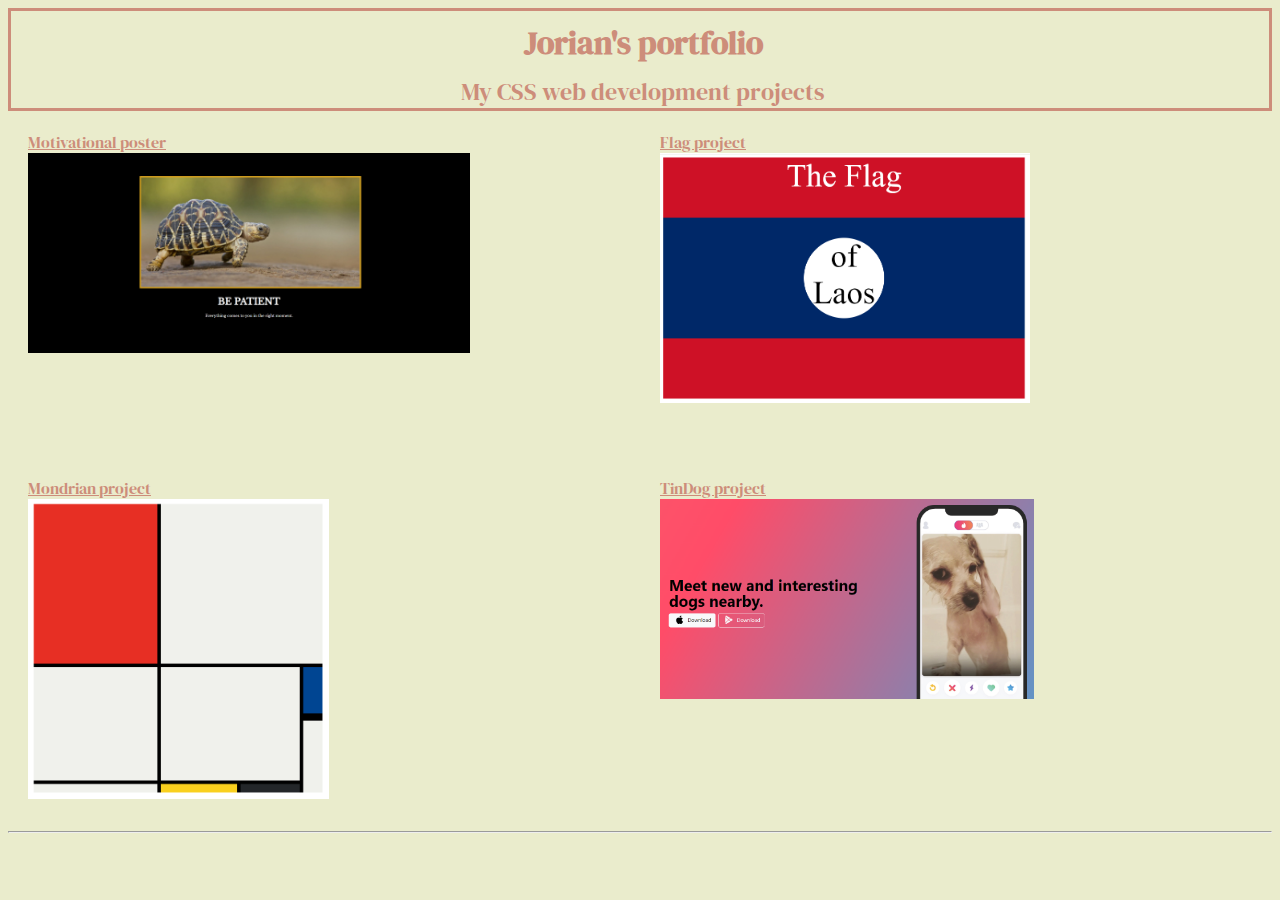
<file: index.html>
<!DOCTYPE html>
<html lang="en">
    <head>
        <meta charset="UTF-7">
        <title>Jorian's portfolio</title>
        <link rel="preconnect" href="https://fonts.googleapis.com">
<link rel="preconnect" href="https://fonts.gstatic.com" crossorigin>
<link href="https://fonts.googleapis.com/css2?family=DM+Serif+Display&display=swap" rel="stylesheet">
<link rel="preconnect" href="https://fonts.googleapis.com">
<link rel="preconnect" href="https://fonts.gstatic.com" crossorigin>
<link href="https://fonts.googleapis.com/css2?family=DM+Serif+Display&display=swap" rel="stylesheet">
        <style rel="stylesheet">
            body {
                background-color: #EAECCC;
            }

            .title {
                font-family: 'DM Serif Display', serif;
                border: solid;
                color: #CD8D7A;
                margin-bottom: 20px;
            }

            h1{
                text-align: center;
                margin: 10px;
            }

            h2{
                font-family: 'DM Serif Display', serif;
                font-weight: normal;
                text-align: center;
                margin: 0px;
            }

            a {
                font-family: 'DM Serif Display', serif;
                color: #CD8D7A
            }

            .container {
                display: grid;
                grid-template-columns: 1fr 1fr;
                grid-template-rows: 1fr 1fr;
            }

           .project {
            margin-bottom: 20px;
            margin-left: 20px;
            }

            @media (max-width: 800px) {
               .container {
                display: grid;
                grid-template-columns: 1fr;
                grid-template-rows: 1fr 1fr 1fr 1fr;
            }}
        </style>
    </head>
    <body>
        <div class="title">
            <h1>&nbsp;Jorian's portfolio</h1>
            <h2>&nbsp;My CSS web development projects</h2>
           </div>
        <div class="container">
       <div class="Motivational-Poster project">
        <a href="./poster.html">Motivational poster</a>
        <br />
        <img src="./Image Motivational Poster.png" alt="Motivational poster project" height="200">
       </div>
       <div class="Flag project">
         <a href="./flag.html">Flag project</a>
         <br />
        <img src="./Image Flag Project.png" alt="Flag project" height="250">
       </div>
       <div class="Mondrian-painting project">
        <a href="./Mondrian.html">Mondrian project</a>
        <br />
        <img src="./Mondrian painting project.png"  alt="Mondrian project" height="300">
       </div>
       <div class="TinDog project">
        <a href="./tindog.html">TinDog project</a>
        <br />
        <img src="./Image TinDog project.png" alt="TinDog project" height="200">
       </div>
    </div>
        <hr />
    </body>
</html>
</file>
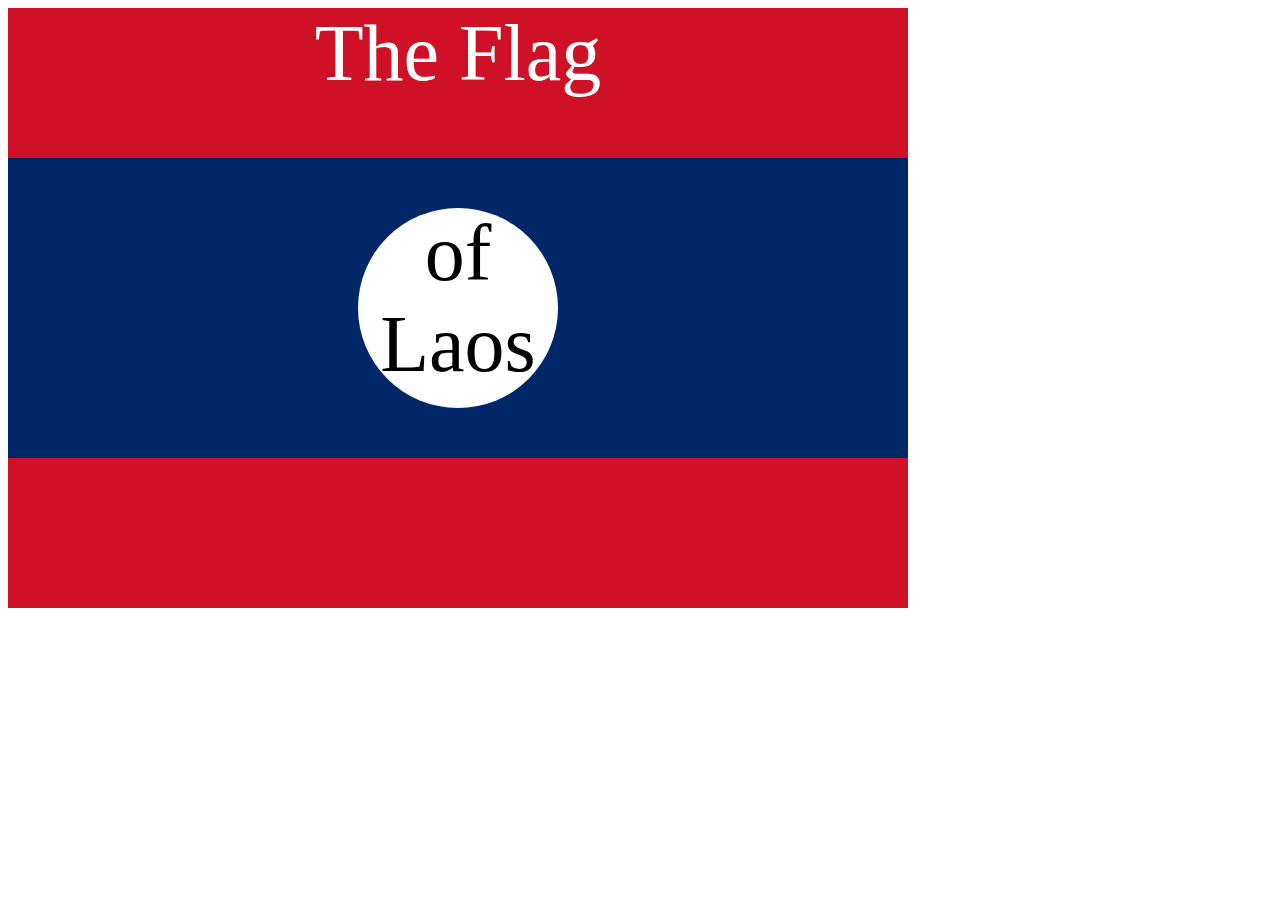
<file: flag.html>
<!DOCTYPE html>
<html lang="en">

<head>
  <meta charset="UTF-8">
  <title>CSS Flag Project</title>
  <style>
    /* Write your CSS Code here */
      .flag {
    background-color: rgb(206, 17, 38);
    width: 900px;
    height: 600px;
    position: relative;
    color: white;
    text-align: center;
   }

   .flag > div {
    background-color: rgb(0, 40, 104);
    width: 900px;
    height: 300px;
    position: absolute;
    top: 150px;
   }

   .flag > div > div {
    background-color: white;
    color: black;
    border-radius: 50%;
    width: 200px;
    height: 200px;
    position: absolute;
    left: 350px;
    top: 50px;
   }

   p{
    font-size: 5rem;
    margin: 0;
    text-align: center;
   }
</style>
</head>

<!-- 
  IMPORTANT! Do not change any HTML
Don't add any classes/ids/elements 
Use what you know about combining selectors 
and CSS specificity instead.
Hint 1: The flag is 900px by 600px and the circle is 200px by 200px.
Hint 2: You can use CSS inspection to get the colors from
https://appbrewery.github.io/flag-of-laos/
-->

<body>
  <div class="flag">
    <p>The Flag</p>
    <div>
      <div>
        <p>of Laos</p>
      </div>
    </div>
  </div>
</body>

</html>
</file>
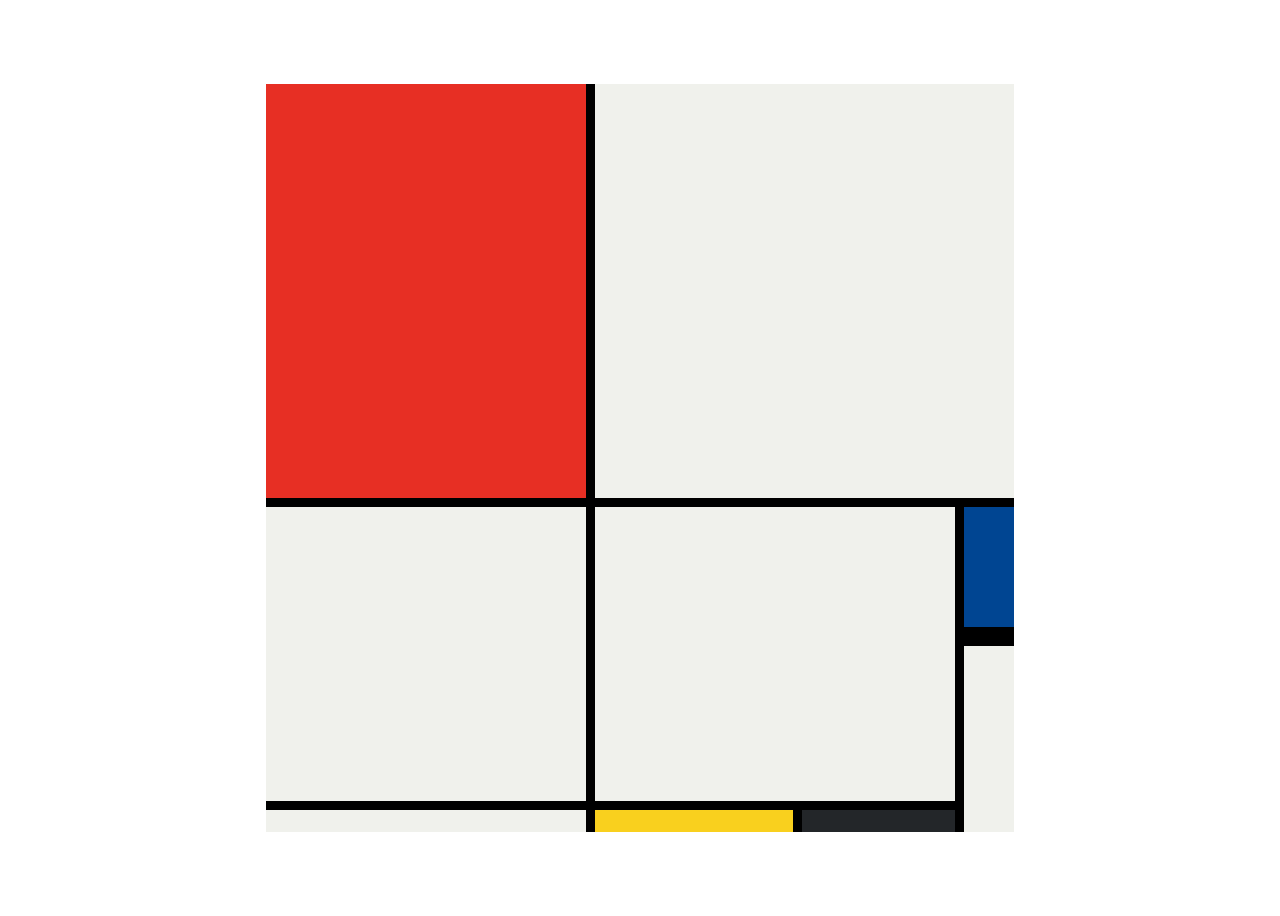
<file: Mondrian.html>
<!DOCTYPE html>
<html lang="en">

<head>
  <meta charset="UTF-8">
  <meta name="viewport" content="width=device-width, initial-scale=1.0">
  <title>Mondrian Project</title>
  <style>
    /* 
    Write your CSS here 
    Gap Colour: #000
    White: #F0F1EC
    Red: #E72F24
    Black: #232629
    Blue: #004592
    Yellow: #F9D01E

    For dimensions, see dimensions.png image.
    HINT: Remember you can't change the properties of grid lines.
    But grid lines are transparent!
    */

    body {
      background-color: white;
      display: flex;
      justify-content: center;
      align-items: center;
      height: 100vh;
    }

    .painting {
      width: 748px;
      height: 748px;
      display: grid;
      grid-template-columns: 320px 198px 153px 50px;
      grid-template-rows: 414px 130px 155px 22px;
      gap: 9px;
      background-color: #000;
    }

    .red {
      background-color: #E72F24;
    }

    .blue {
      background-color: #004592;
      border-bottom: 10px solid #000;
    }

    .yellow {
      background-color: #F9D01E;
     
    }

    .black {
      background-color: #232629;
    }

    .white.one {
      background-color: #F0F1EC;
      grid-column: span 3;
    }

    .white.two {
      background-color: #F0F1EC;
      grid-row: span 2;
    }

    .white.three {
      background-color: #F0F1EC;
      grid-column: span 2;
      grid-row: span 2;
    }

    .white.four {
      background-color: #F0F1EC;
      grid-column: span 1;
      grid-row: span 2;
    }

    .white.five {
      background-color: #F0F1EC;
    }

  </style>
</head>

<body>
  <!-- Write your HTML here -->
  <div class="painting">
    <div class="red"></div>
    <div class="white one"></div>
    <div class="white two"></div>
    <div class="white three"></div>
    <div class="blue"></div>
    <div class="white four"></div>
    <div class="white five"></div>
    <div class="yellow"></div>
    <div class="black"></div>

  </div>
</body>

</html>
</file>
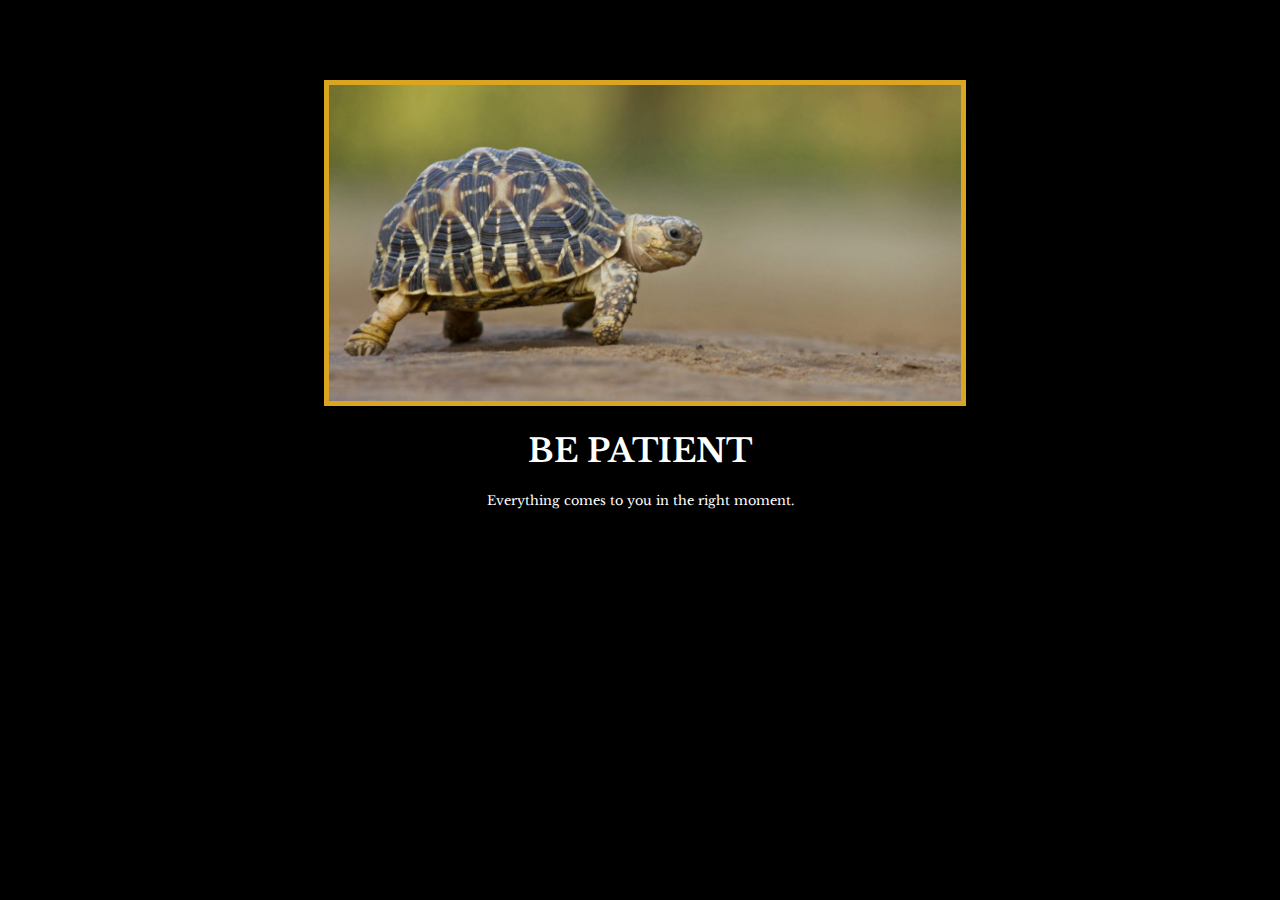
<file: poster.html>
<!-- 
  TODO: Create a motivational post website.
Style it how ever you like. 
Look at the goal image for inspiration.
But it must have the following features:
1. The main h1 text should be using the Regular Libre Baskerville Font from Google Fonts:
  https://fonts.google.com/specimen/Libre+Baskerville
2. The text should be white and background black.
3. Add your own image into the images folder inside assets. It should have a 5px white border.
4. The text should be center aligned.
5. Create a div to contain the h1, p and img elements. Adjust the margins so that the image and text are centered on the page. 
  Hint: You horizontally center a div by giving it a width of 50% and a margin-left of 25%.
  Hint: Set the image to have a width of 100% so it fills the div. 
6. Read about the text-transform property on MDN docs to make the h1 uppercase with CSS.
  https://developer.mozilla.org/en-US/docs/Web/CSS/text-transform 
-->

<!DOCTYPE html>
<html lang="en">

<head>
  <meta charset="UTF-8">
  <link rel="preconnect" href="https://fonts.googleapis.com">
  <link rel="preconnect" href="https://fonts.gstatic.com" crossorigin>
  <link href="https://fonts.googleapis.com/css2?family=Libre+Baskerville&display=swap" rel="stylesheet">
  <title>Motivational poster</title>
  <link rel="stylesheet" href="./poster.css">
  <style>
    
  </style>
</head>

<body>
 <div>
  <img src="./shutterstock_1681383049-1280x640.jpg" alt="turtle" height="100%" width="100%">
  <h1>Be patient</h1>
  <p>Everything comes to you in the right moment.</p> 
</div>
 
</body>

</html>
</file>
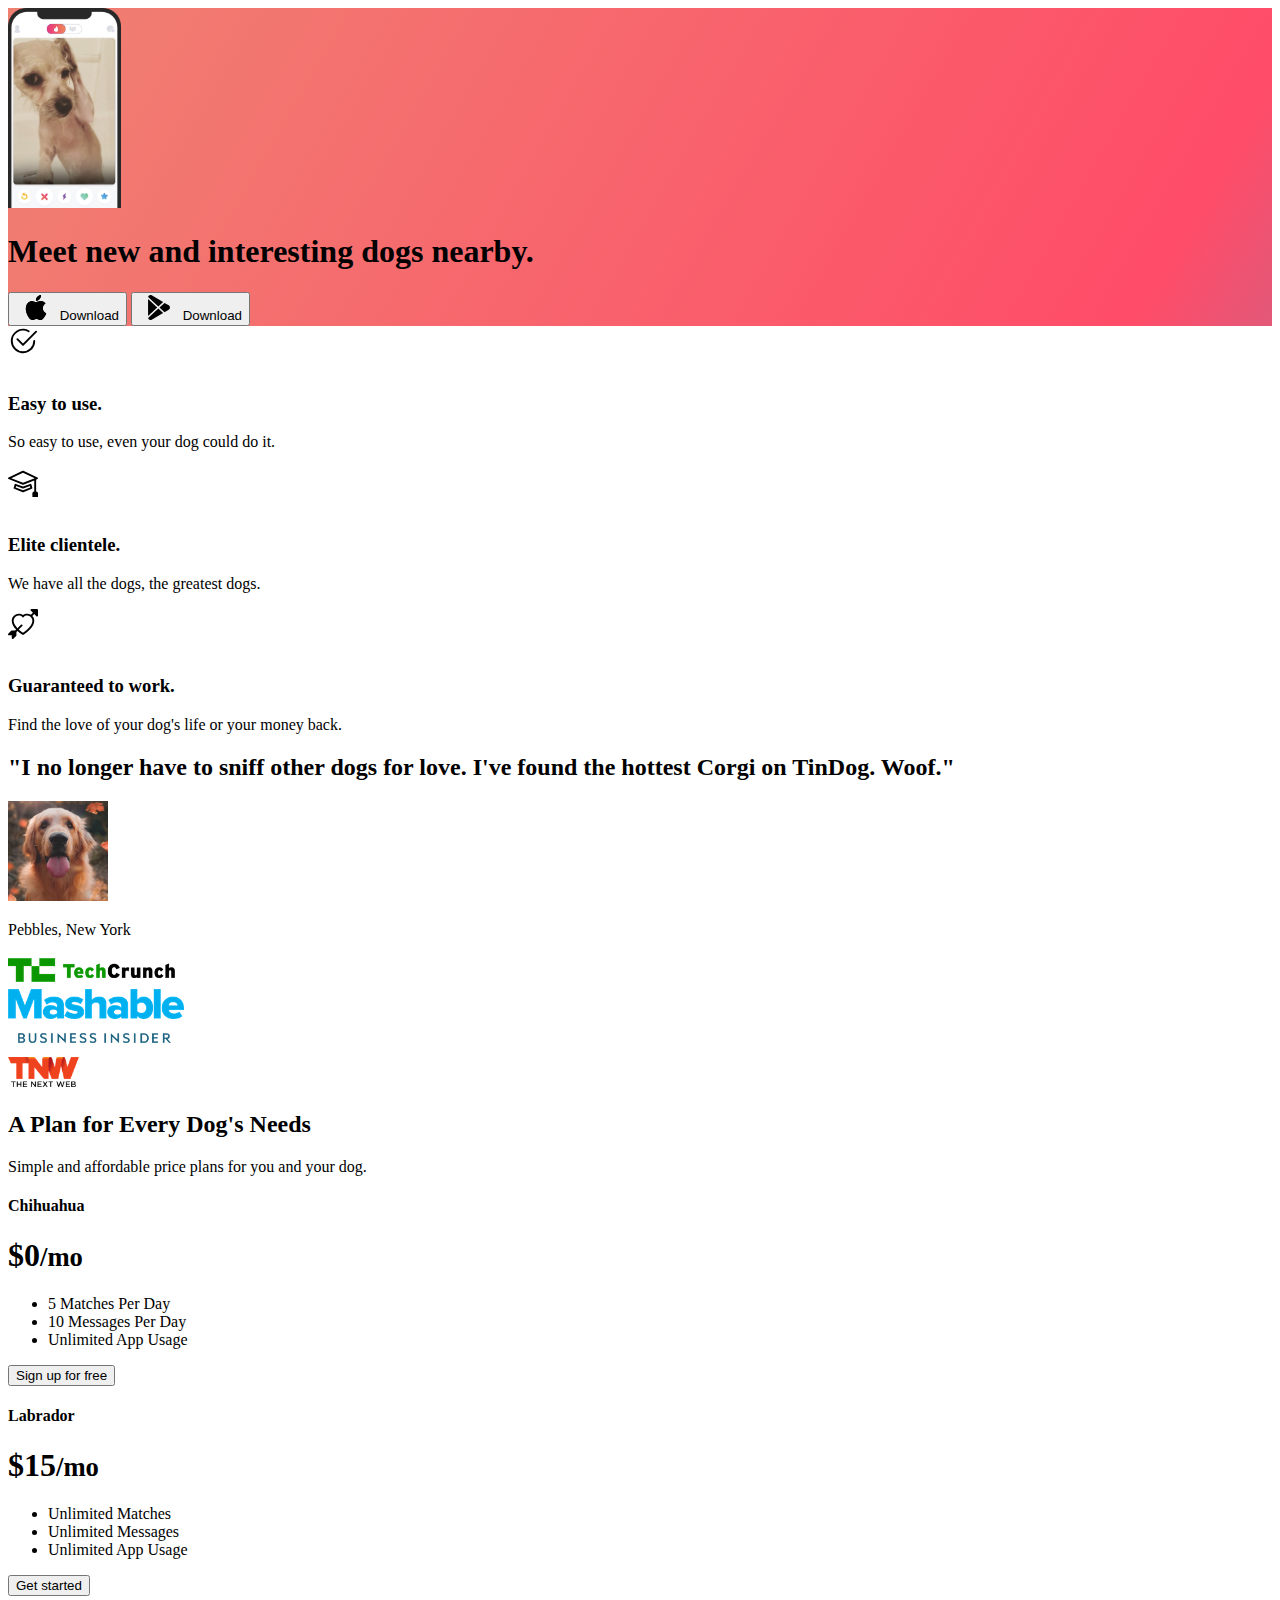
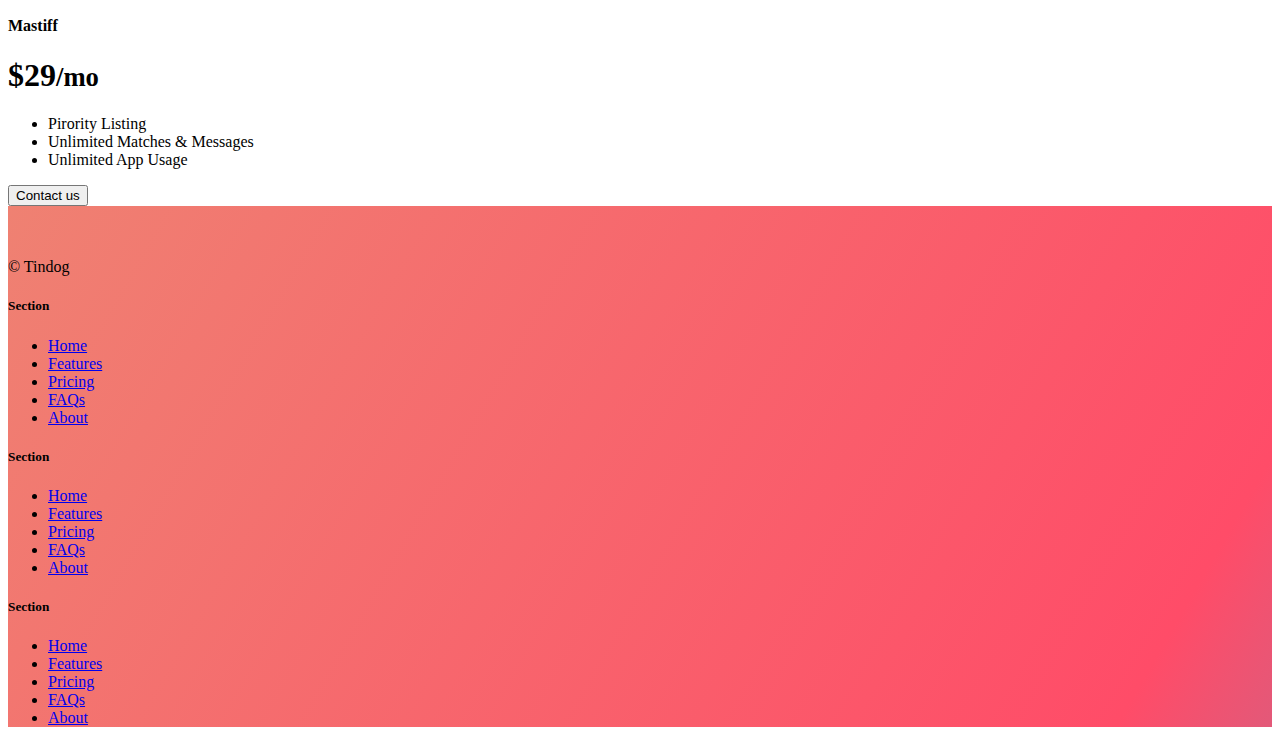
<file: tindog.html>
<!DOCTYPE html>
<html lang="en">

<head>
  <meta charset="UTF-8">
  <meta name="viewport" content="width=device-width, initial-scale=1.0">
  <title>TinDog</title>
  <link href="https://cdn.jsdelivr.net/npm/bootstrap@5.3.2/dist/css/bootstrap.min.css" rel="stylesheet" integrity="sha384-T3c6CoIi6uLrA9TneNEoa7RxnatzjcDSCmG1MXxSR1GAsXEV/Dwwykc2MPK8M2HN" crossorigin="anonymous">
  <link rel="stylesheet" href="./style.css">
</head>

<body>

  <!-- Title -->
  <section id="title" class="gradient-background">
    <div class="container col-xxl-8 px-4 pt-5">
      <div class="row flex-lg-row-reverse align-items-center g-5" >
        <div class="col-10 col-sm-8 col-lg-6">
          <img src="./iphone.png" class="d-block mx-lg-auto img-fluid" alt="Bootstrap Themes" loading="lazy" height="200">
        </div>
        <div class="col-lg-6">
          <h1 class="display-5 fw-bold text-body-emphasis lh-1 mb-3">Meet new and interesting dogs nearby.</h1>
          <div class="d-grid gap-2 d-md-flex justify-content-md-start">
            <button type="button" class="btn btn-light"><svg xmlns="http://www.w3.org/2000/svg" width="40" height="25" fill="currentColor"
              class="bi bi-apple mb-1" viewBox="0 0 16 16">
<path
                d="M11.182.008C11.148-.03 9.923.023 8.857 1.18c-1.066 1.156-.902 2.482-.878 2.516.024.034 1.52.087 2.475-1.258.955-1.345.762-2.391.728-2.43Zm3.314 11.733c-.048-.096-2.325-1.234-2.113-3.422.212-2.189 1.675-2.789 1.698-2.854.023-.065-.597-.79-1.254-1.157a3.692 3.692 0 0 0-1.563-.434c-.108-.003-.483-.095-1.254.116-.508.139-1.653.589-1.968.607-.316.018-1.256-.522-2.267-.665-.647-.125-1.333.131-1.824.328-.49.196-1.422.754-2.074 2.237-.652 1.482-.311 3.83-.067 4.56.244.729.625 1.924 1.273 2.796.576.984 1.34 1.667 1.659 1.899.319.232 1.219.386 1.843.067.502-.308 1.408-.485 1.766-.472.357.013 1.061.154 1.782.539.571.197 1.111.115 1.652-.105.541-.221 1.324-1.059 2.238-2.758.347-.79.505-1.217.473-1.282Z" />
<path
                d="M11.182.008C11.148-.03 9.923.023 8.857 1.18c-1.066 1.156-.902 2.482-.878 2.516.024.034 1.52.087 2.475-1.258.955-1.345.762-2.391.728-2.43Zm3.314 11.733c-.048-.096-2.325-1.234-2.113-3.422.212-2.189 1.675-2.789 1.698-2.854.023-.065-.597-.79-1.254-1.157a3.692 3.692 0 0 0-1.563-.434c-.108-.003-.483-.095-1.254.116-.508.139-1.653.589-1.968.607-.316.018-1.256-.522-2.267-.665-.647-.125-1.333.131-1.824.328-.49.196-1.422.754-2.074 2.237-.652 1.482-.311 3.83-.067 4.56.244.729.625 1.924 1.273 2.796.576.984 1.34 1.667 1.659 1.899.319.232 1.219.386 1.843.067.502-.308 1.408-.485 1.766-.472.357.013 1.061.154 1.782.539.571.197 1.111.115 1.652-.105.541-.221 1.324-1.059 2.238-2.758.347-.79.505-1.217.473-1.282Z" />
</svg> Download</button>
            <button type="button" class="btn btn-outline-light"><svg xmlns="http://www.w3.org/2000/svg" width="40" height="25" fill="currentColor"
              class="bi bi-google-play mb-1" viewBox="0 0 16 16">
<path
                d="M14.222 9.374c1.037-.61 1.037-2.137 0-2.748L11.528 5.04 8.32 8l3.207 2.96 2.694-1.586Zm-3.595 2.116L7.583 8.68 1.03 14.73c.201 1.029 1.36 1.61 2.303 1.055l7.294-4.295ZM1 13.396V2.603L6.846 8 1 13.396ZM1.03 1.27l6.553 6.05 3.044-2.81L3.333.215C2.39-.341 1.231.24 1.03 1.27Z" />
</svg> Download</button>
          </div>
        </div>
      </div>
    </div>

  </section>
  <!-- Features -->
  <section id="features">
    <div class="container px-4 py-5" id="hanging-icons">
      <div class="row g-4 py-5 row-cols-1 row-cols-lg-3">
        <div class="col d-flex align-items-start">
          <div class="icon-square text-body-emphasis bg-body-secondary d-inline-flex align-items-center justify-content-center fs-4 flex-shrink-0 me-3">
            <svg xmlns="http://www.w3.org/2000/svg" height="30" fill="currentColor" class="bi bi-check2-circle"
              viewBox="0 0 16 16">
<path
                d="M2.5 8a5.5 5.5 0 0 1 8.25-4.764.5.5 0 0 0 .5-.866A6.5 6.5 0 1 0 14.5 8a.5.5 0 0 0-1 0 5.5 5.5 0 1 1-11 0z" />
<path
                d="M15.354 3.354a.5.5 0 0 0-.708-.708L8 9.293 5.354 6.646a.5.5 0 1 0-.708.708l3 3a.5.5 0 0 0 .708 0l7-7z" />
</svg>
          </div>
          <div>
            <h3 class="fs-2 text-body-emphasis">Easy to use.</h3>
            <p>So easy to use, even your dog could do it.</p>
            
          </div>
        </div>
        <div class="col d-flex align-items-start">
          <div class="icon-square text-body-emphasis bg-body-secondary d-inline-flex align-items-center justify-content-center fs-4 flex-shrink-0 me-3">
            <svg xmlns="http://www.w3.org/2000/svg" height="30" fill="currentColor" class="bi bi-mortarboard" viewBox="0 0 16 16">
              <path d="M8.211 2.047a.5.5 0 0 0-.422 0l-7.5 3.5a.5.5 0 0 0 .025.917l7.5 3a.5.5 0 0 0 .372 0L14 7.14V13a1 1 0 0 0-1 1v2h3v-2a1 1 0 0 0-1-1V6.739l.686-.275a.5.5 0 0 0 .025-.917l-7.5-3.5ZM8 8.46 1.758 5.965 8 3.052l6.242 2.913L8 8.46Z"/>
              <path d="M4.176 9.032a.5.5 0 0 0-.656.327l-.5 1.7a.5.5 0 0 0 .294.605l4.5 1.8a.5.5 0 0 0 .372 0l4.5-1.8a.5.5 0 0 0 .294-.605l-.5-1.7a.5.5 0 0 0-.656-.327L8 10.466 4.176 9.032Zm-.068 1.873.22-.748 3.496 1.311a.5.5 0 0 0 .352 0l3.496-1.311.22.748L8 12.46l-3.892-1.556Z"/>
              </svg>
          </div>
          <div>
            <h3 class="fs-2 text-body-emphasis">Elite clientele.</h3>
            <p>We have all the dogs, the greatest dogs.</p>
            
          </div>
        </div>
        <div class="col d-flex align-items-start">
          <div class="icon-square text-body-emphasis bg-body-secondary d-inline-flex align-items-center justify-content-center fs-4 flex-shrink-0 me-3">
            <svg xmlns="http://www.w3.org/2000/svg" height="30" fill="currentColor" class="bi bi-arrow-through-heart"
              viewBox="0 0 16 16">
<path fill-rule="evenodd"
                d="M2.854 15.854A.5.5 0 0 1 2 15.5V14H.5a.5.5 0 0 1-.354-.854l1.5-1.5A.5.5 0 0 1 2 11.5h1.793l.53-.53c-.771-.802-1.328-1.58-1.704-2.32-.798-1.575-.775-2.996-.213-4.092C3.426 2.565 6.18 1.809 8 3.233c1.25-.98 2.944-.928 4.212-.152L13.292 2 12.147.854A.5.5 0 0 1 12.5 0h3a.5.5 0 0 1 .5.5v3a.5.5 0 0 1-.854.354L14 2.707l-1.006 1.006c.236.248.44.531.6.845.562 1.096.585 2.517-.213 4.092-.793 1.563-2.395 3.288-5.105 5.08L8 13.912l-.276-.182a21.86 21.86 0 0 1-2.685-2.062l-.539.54V14a.5.5 0 0 1-.146.354l-1.5 1.5Zm2.893-4.894A20.419 20.419 0 0 0 8 12.71c2.456-1.666 3.827-3.207 4.489-4.512.679-1.34.607-2.42.215-3.185-.817-1.595-3.087-2.054-4.346-.761L8 4.62l-.358-.368c-1.259-1.293-3.53-.834-4.346.761-.392.766-.464 1.845.215 3.185.323.636.815 1.33 1.519 2.065l1.866-1.867a.5.5 0 1 1 .708.708L5.747 10.96Z" />
</svg>
          </div>
          <div>
            <h3 class="fs-2 text-body-emphasis">Guaranteed to work.</h3>
            <p>Find the love of your dog's life or your money back.</p>
          </div>
        </div>
      </div>
    </div>
  </section>

  <!-- Testimonial -->
  <section id="testimonial">
    <div class="my-5">
      <div class="p-5 text-center bg-body-tertiary">
        <div class="container py-5">
          <h2 class="text-body-emphasis">"I no longer have to sniff other dogs for love. I've found the hottest Corgi on TinDog. Woof."</h2>
          <img src="./dog-img.jpg" alt="dog-img" height="100" class="rounded-circle mt-5 mb-2">
          <p class="col-lg-8 mx-auto lead mt-2">
            Pebbles, New York
          </p>
          <div class="container">
            <div class="row">
            <div class="col-xl-3 col-sm-12" ><img src="./techcrunch.png" alt="techcrunch" height="30px"></div>
            <div class="col-xl-3 col-sm-12"><img src="./mashable.png" alt="mashable" height="30px"></div>
            <div class="col-xl-3 col-sm-12"><img src="./bizinsider.png" alt="businessinsider" height="30px"></div>
            <div class="col-xl-3 col-sm-12"><img src="./tnw.png" alt="tnw" height="30px"></div>
          </div>
        </div>
      </div>
    </div>
  </section>
  <!-- Pricing -->
  <section id="pricing">
    <div class="container py-3">
      <header>    
        <div class="pricing-header p-3 pb-md-4 mx-auto text-center">
          <h2 class="display-4 fw-normal text-body-emphasis">A Plan for Every Dog's Needs</h2>
          <p class="fs-5 text-body-secondary">Simple and affordable price plans for you and your dog.</p>
        </div>
      </header>

      <main>
        <div class="row row-cols-1 row-cols-md-3 mb-3 text-center">
          <div class="col">
            <div class="card mb-4 rounded-3 shadow-sm">
              <div class="card-header py-3">
                <h4 class="my-0 fw-normal">Chihuahua</h4>
              </div>
              <div class="card-body">
                <h1 class="card-title pricing-card-title">$0<small class="text-body-secondary fw-light">/mo</small></h1>
                <ul class="list-unstyled mt-3 mb-4">
                  <li>5 Matches Per Day</li>
                  <li>10 Messages Per Day</li>
                  <li>Unlimited App Usage</li>
                </ul>
                <button type="button" class="w-100 btn btn-lg btn-outline-dark">Sign up for free</button>
              </div>
            </div>
          </div>
          <div class="col">
            <div class="card mb-4 rounded-3 shadow-sm">
              <div class="card-header py-3">
                <h4 class="my-0 fw-normal">Labrador</h4>
              </div>
              <div class="card-body">
                <h1 class="card-title pricing-card-title">$15<small class="text-body-secondary fw-light">/mo</small></h1>
                <ul class="list-unstyled mt-3 mb-4">
                  <li>Unlimited Matches</li>
                  <li>Unlimited Messages</li>
                  <li>Unlimited App Usage</li>
                </ul>
                <button type="button" class="w-100 btn btn-lg btn-dark">Get started</button>
              </div>
            </div>
          </div>
          <div class="col">
            <div class="card mb-4 rounded-3 shadow-sm border-dark">
              <div class="card-header py-3 text-bg-primary border-primary bg-dark">
                <h4 class="my-0 fw-normal">Mastiff</h4>
              </div>
              <div class="card-body">
                <h1 class="card-title pricing-card-title">$29<small class="text-body-secondary fw-light">/mo</small></h1>
                <ul class="list-unstyled mt-3 mb-4">
                  <li>Pirority Listing</li>
                  <li>Unlimited Matches & Messages</li>
                  <li>Unlimited App Usage</li>
                </ul>
                <button type="button" class="w-100 btn btn-lg btn-dark">Contact us</button>
              </div>
            </div>
          </div>
        </div>
      </main>
    </div>
  </section>

  <!-- Footer -->
  <section id="footer">
    <div class="gradient-background">
      <footer class="row row-cols-1 row-cols-sm-2 row-cols-md-5 py-5 border-0">
        <div class="col mb-3">
          <a href="/" class="d-flex align-items-center mb-3 link-body-emphasis text-decoration-none">
            <svg class="bi me-2" width="40" height="32"><use xlink:href="#bootstrap"></use></svg>
          </a>
          <p class="text-body-secondary">© Tindog</p>
        </div>
    
        <div class="col mb-3">
    
        </div>
    
        <div class="col mb-3">
          <h5>Section</h5>
          <ul class="nav flex-column">
            <li class="nav-item mb-2"><a href="#" class="nav-link p-0 text-body-secondary">Home</a></li>
            <li class="nav-item mb-2"><a href="#" class="nav-link p-0 text-body-secondary">Features</a></li>
            <li class="nav-item mb-2"><a href="#" class="nav-link p-0 text-body-secondary">Pricing</a></li>
            <li class="nav-item mb-2"><a href="#" class="nav-link p-0 text-body-secondary">FAQs</a></li>
            <li class="nav-item mb-2"><a href="#" class="nav-link p-0 text-body-secondary">About</a></li>
          </ul>
        </div>
    
        <div class="col mb-3">
          <h5>Section</h5>
          <ul class="nav flex-column">
            <li class="nav-item mb-2"><a href="#" class="nav-link p-0 text-body-secondary">Home</a></li>
            <li class="nav-item mb-2"><a href="#" class="nav-link p-0 text-body-secondary">Features</a></li>
            <li class="nav-item mb-2"><a href="#" class="nav-link p-0 text-body-secondary">Pricing</a></li>
            <li class="nav-item mb-2"><a href="#" class="nav-link p-0 text-body-secondary">FAQs</a></li>
            <li class="nav-item mb-2"><a href="#" class="nav-link p-0 text-body-secondary">About</a></li>
          </ul>
        </div>
    
        <div class="col mb-3">
          <h5>Section</h5>
          <ul class="nav flex-column">
            <li class="nav-item mb-2"><a href="#" class="nav-link p-0 text-body-secondary">Home</a></li>
            <li class="nav-item mb-2"><a href="#" class="nav-link p-0 text-body-secondary">Features</a></li>
            <li class="nav-item mb-2"><a href="#" class="nav-link p-0 text-body-secondary">Pricing</a></li>
            <li class="nav-item mb-2"><a href="#" class="nav-link p-0 text-body-secondary">FAQs</a></li>
            <li class="nav-item mb-2"><a href="#" class="nav-link p-0 text-body-secondary">About</a></li>
          </ul>
        </div>
      </footer>
    </div>
  </section>

  <script src="https://cdn.jsdelivr.net/npm/bootstrap@5.3.2/dist/js/bootstrap.bundle.min.js" integrity="sha384-C6RzsynM9kWDrMNeT87bh95OGNyZPhcTNXj1NW7RuBCsyN/o0jlpcV8Qyq46cDfL" crossorigin="anonymous"></script>
</body>

</html>
</file>
<file: poster.css>
html {
    background-color: black;
  }

div {
    color: white;
    text-align: center;
    font-family: 'Libre Baskerville', serif;
    width: 50%;
    margin-left: 25%;
    margin-top: 80px;
  }

img {
    border: 5px solid goldenrod;
    width: 100%;
  }

h1{
    text-transform: uppercase;
    font-size: 2rem;
}

p {
  font-size: 80%
}
</file>
<file: style.css>
.gradient-background {
  background: linear-gradient(300deg, #00bfff, #ff4c68, #ef8172);
  background-size: 180% 180%;
  animation: gradient-animation 18s ease infinite;
}

@keyframes gradient-animation {
  0% {
    background-position: 0% 50%;
  }
  50% {
    background-position: 100% 50%;
  }
  100% {
    background-position: 0% 50%;
  }
}

.icon-square {
  width: 3rem;
  height: 3rem;
  border-radius: 0.75rem;
}

.profile-img {
  height: 100px;
  border-radius: 50%;
}
</file>
